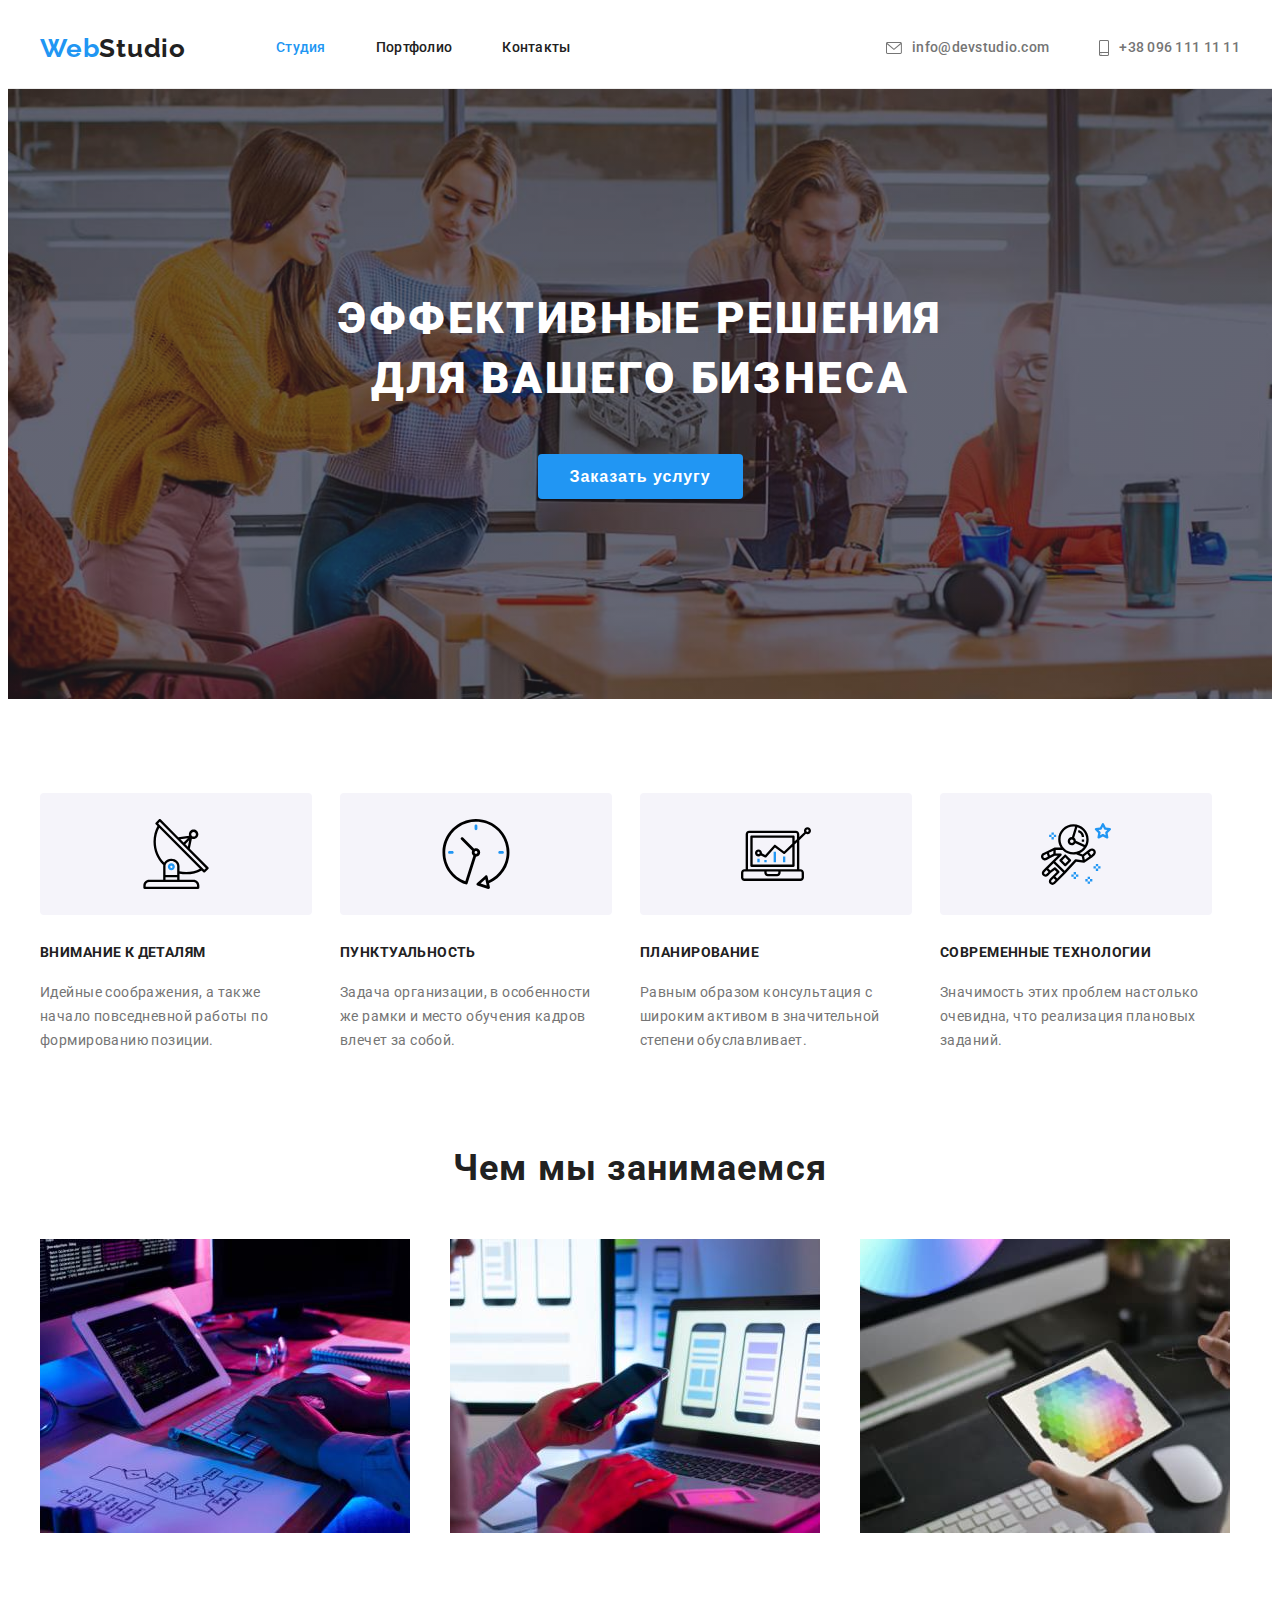
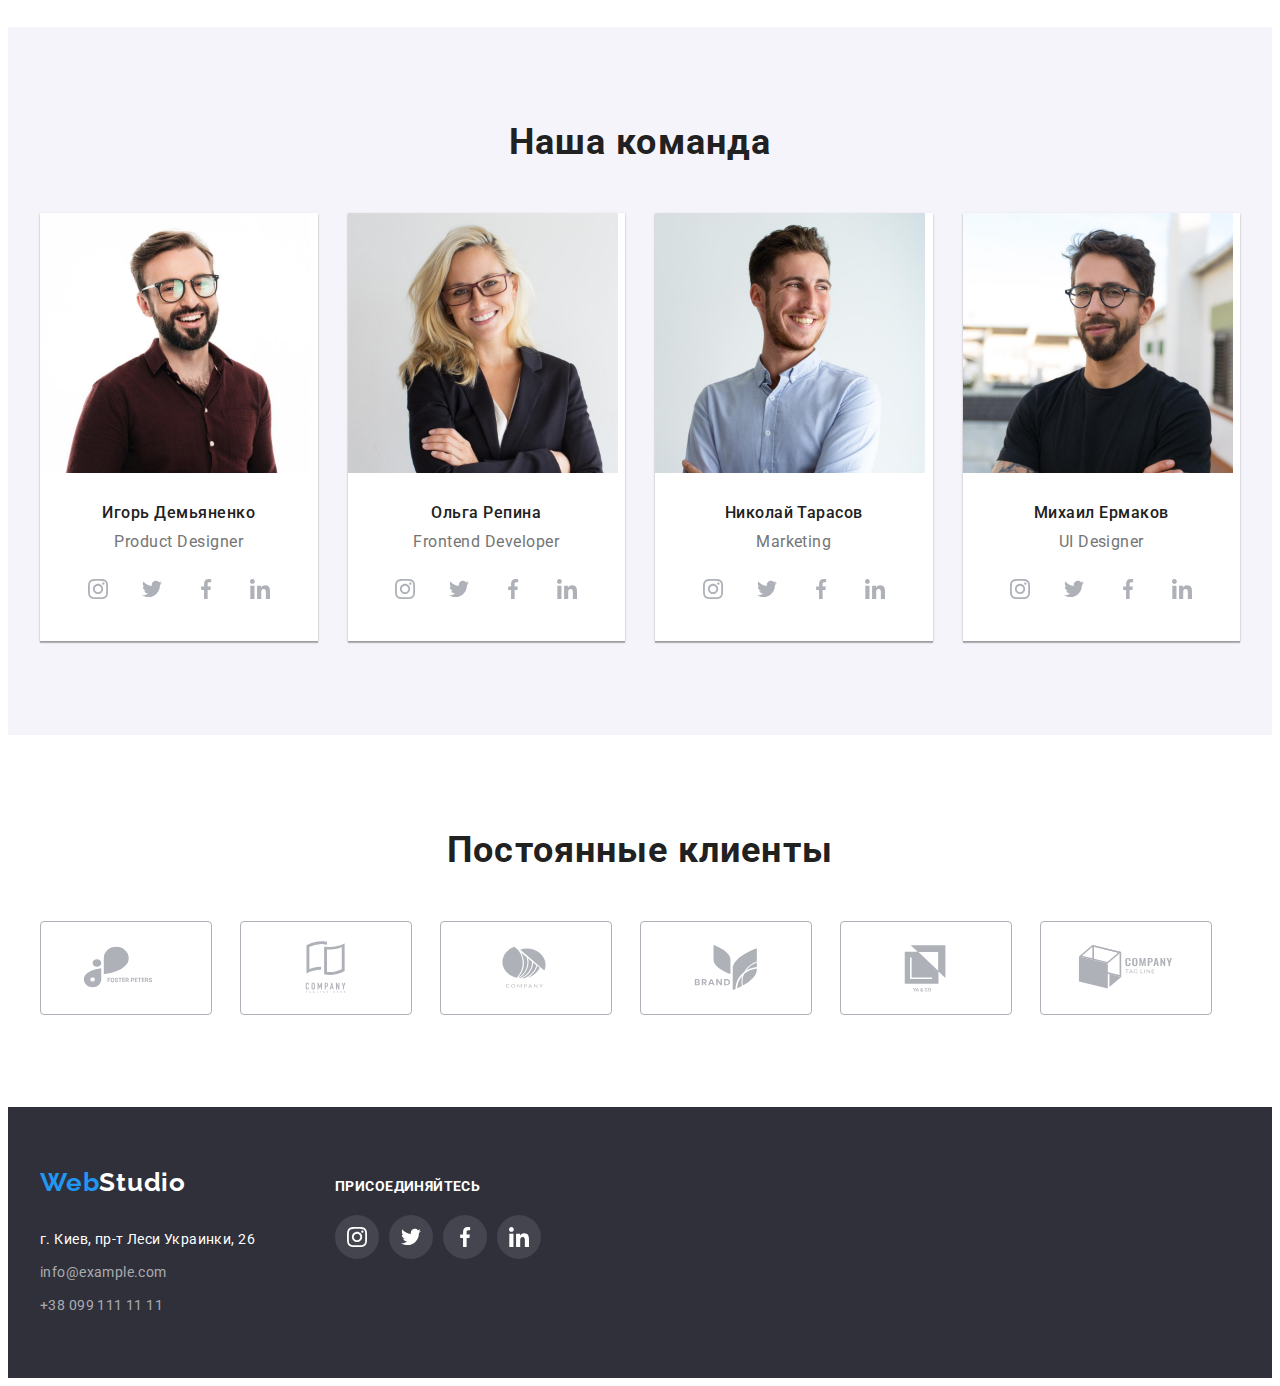
<file: index.html>
<!DOCTYPE html>
<html lang="ru">
  <head>
    <meta charset="UTF-8" />
    <meta http-equiv="X-UA-Compatible" content="IE=edge" />
    <meta name="viewport" content="width=device-width, initial-scale=1.0" />
    <title>Веб студио</title>
    <link rel="preconnect" href="https://fonts.googleapis.com" />
    <link rel="preconnect" href="https://fonts.gstatic.com" crossorigin />
    <link rel="preconnect" href="https://fonts.googleapis.com" />
    <link rel="preconnect" href="https://fonts.gstatic.com" crossorigin />
    <link
      href="https://fonts.googleapis.com/css2?family=Raleway:wght@700&family=Roboto:wght@400;500;700;900&display=swap"
      rel="stylesheet"
    />
    <link
      rel="stylesheet"
      href="https://cdnjs.cloudflare.com/ajax/libs/modern-normalize/1.1.0/modern-normalize.min.css"
      integrity="sha512-wpPYUAdjBVSE4KJnH1VR1HeZfpl1ub8YT/NKx4PuQ5NmX2tKuGu6U/JRp5y+Y8XG2tV+wKQpNHVUX03MfMFn9Q=="
      crossorigin="anonymous"
      referrerpolicy="no-referrer"
    />
    <link rel="stylesheet" href="./css/styles.css" />
  </head>
  <body>
    <!-- header -->
    <header class="header">
      <div class="container header-container">
        <nav class="header-nav">
          <a class="logo link header-logo" href="#" lang="en"
            ><span class="part-logo">Web</span>Studio</a
          >
          <ul class="list menu-list">
            <li class="menu-item">
              <a class="menu link menu-link current" href="#">Студия</a>
            </li>
            <li class="menu-item">
              <a class="menu link menu-link" href="./portfolio.html"
                >Портфолио</a
              >
            </li>
            <li class="menu-item">
              <a class="menu link menu-link" href="#">Контакты</a>
            </li>
          </ul>
        </nav>
        <ul class="contacts list">
          <li class="contacts-item">
            <a class="contacts-link link" href="mailto:info@devstudio.com">
              <svg class="contacts-icon" width="16" height="12">
              <use href="./images/icons.svg#icon-envelope"></use>
            </svg>info@devstudio.com
          </a>
          </li>
          <li class="contacts-item">
            
            <a class="contacts-link link" href="tel.:+380961111111"
              ><svg class="contacts-icon" width="10" height="16">
                <use href="./images/icons.svg#icon-smartphone"></use>
              </svg>+38 096 111 11 11
              </a>
          </li>
        </ul>
      </div>
    </header>

    <main>
      <!-- hero section -->
      <section class="hero-section">
        <div class="container hero-container">
          <h1 class="primary-title">Эффективные решения для вашего бизнеса</h1>
          <button class="btn" type="button">Заказать услугу</button>
        </div>
      </section>

      <!-- our benefits section-->

      <section class="section">
        <div class="container">
          <h2 class="benefits visually-hidden">Наши преимущества</h2>
          <ul class="benefits-list list">
            <li class="benefits-item">
               <div class="benefits-icon-settings">
              <svg width="70" height="70">
                <use href="./images/icons.svg#icon-antenna"></use>
              </svg>
            </div>
              <h3 class="benefits-title">Внимание к деталям</h3>
              <p class="benefits-text">
                Идейные соображения, а также начало повседневной работы по
                формированию позиции.
              </p>
            </li>
            <li class="benefits-item">
              <div class="benefits-icon-settings">
              <svg width="70" height="70">
                <use href="./images/icons.svg#icon-clock"></use>
              </svg>
            </div>
              <h3 class="benefits-title">Пунктуальность</h3>
              <p class="benefits-text">
                Задача организации, в особенности же рамки и место обучения
                кадров влечет за собой.
              </p>
            </li>
            <li class="benefits-item">
              <div class="benefits-icon-settings">
              <svg width="70" height="70">
                <use href="./images/icons.svg#icon-diagram"></use>
              </svg>
            </div>
              <h3 class="benefits-title">Планирование</h3>
              <p class="benefits-text">
                Равным образом консультация с широким активом в значительной
                степени обуславливает.
              </p>
            </li>
            <li class="benefits-item">
              <div class="benefits-icon-settings">
              <svg width="70" height="70">
                <use href="./images/icons.svg#icon-astronaut"></use>
              </svg>
            </div>
              <h3 class="benefits-title">Современные технологии</h3>
              <p class="benefits-text">
                Значимость этих проблем настолько очевидна, что реализация
                плановых заданий.
              </p>
            </li>
          </ul>
        </div>
      </section>

      <!-- What we do-->

      <section class="section work-section">
        <div class="container">
          <h2 class="work-title">Чем мы занимаемся</h2>
          <ul class="works-list works list">
            <li class="works-item">
              <img
                src="./images/write.jpg"
                alt="Человек пишет код"
                width="370"
                height="294"
              />
            </li>
            <li class="works-item">
              <img
                src="./images/phone.jpg"
                alt="Человек тестирует приложение"
                width="370"
                height="294"
              />
            </li>
            <li class="works-item">
              <img
                src="./images/laptop.jpg"
                alt="Человек смотрит готовый продукт"
                width="370"
                height="294"
              />
            </li>
          </ul>
        </div>
      </section>

      <!-- Our team -->

      <section class="section team-section">
        <div class="container">
          <h2 class="work-title">Наша команда</h2>
          <ul class="team-list list">
            <li class="team-item">
              <img
                src="./images/ihor.jpg"
                alt="Игорь Демьяненко"
                width="270"
                height="260"
              />
              <div class="team-item-description">
                <h3 class="team-title">Игорь Демьяненко</h3>
                <p class="team-text" lang="en">Product Designer</p>
                <ul class="team-socials list socials-list">
                  <li class="social-item">
                    <a href="" class="social-link">
                      <svg class="social-icon" width="20" height="20">
                        <use href="./images/icons.svg#icon-instagram"></use>
                      </svg>
                    </a>
                  </li>
                  <li class="social-item">
                    <a href="" class="social-link">
                      <svg class="social-icon" width="20" height="20">
                        <use href="./images/icons.svg#icon-twitter"></use>
                      </svg>
                    </a>
                  </li>
                  <li class="social-item">
                    <a href="" class="social-link">
                      <svg class="social-icon" width="20" height="20">
                        <use href="./images/icons.svg#icon-facebook"></use>
                      </svg>
                    </a>
                  </li>
                  <li class="social-item">
                    <a href="" class="social-link">
                      <svg class="social-icon" width="20" height="20">
                        <use href="./images/icons.svg#icon-linkedin"></use>
                      </svg>
                    </a>
                  </li>
                </ul>
              </div>
            </li>
            <li class="team-item">
              <img
                src="./images/olha.jpg"
                alt="Ольга Репина"
                width="270"
                height="260"
              />
              <div class="team-item-description">
                <h3 class="team-title">Ольга Репина</h3>
                <p class="team-text" lang="en">Frontend Developer</p>
                <ul class="team-socials list socials-list">
                  <li class="social-item">
                    <a href="" class="social-link">
                      <svg class="social-icon" width="20" height="20">
                        <use href="./images/icons.svg#icon-instagram"></use>
                      </svg>
                    </a>
                  </li>
                  <li class="social-item">
                    <a href="" class="social-link">
                      <svg class="social-icon" width="20" height="20">
                        <use href="./images/icons.svg#icon-twitter"></use>
                      </svg>
                    </a>
                  </li>
                  <li class="social-item">
                    <a href="" class="social-link">
                      <svg class="social-icon" width="20" height="20">
                        <use href="./images/icons.svg#icon-facebook"></use>
                      </svg>
                    </a>
                  </li>
                  <li class="social-item">
                    <a href="" class="social-link">
                      <svg class="social-icon" width="20" height="20">
                        <use href="./images/icons.svg#icon-linkedin"></use>
                      </svg>
                    </a>
                  </li>
                </ul>
              </div>
            </li>
            <li class="team-item">
              <img
                src="./images/nikolay.jpg"
                alt="Николай Тарасов"
                width="270"
                height="260"
              />
              <div class="team-item-description">
                <h3 class="team-title">Николай Тарасов</h3>
                <p class="team-text" lang="en">Marketing</p>
                <ul class="team-socials list socials-list">
                  <li class="social-item">
                    <a href="" class="social-link">
                      <svg class="social-icon" width="20" height="20">
                        <use href="./images/icons.svg#icon-instagram"></use>
                      </svg>
                    </a>
                  </li>
                  <li class="social-item">
                    <a href="" class="social-link">
                      <svg class="social-icon" width="20" height="20">
                        <use href="./images/icons.svg#icon-twitter"></use>
                      </svg>
                    </a>
                  </li>
                  <li class="social-item">
                    <a href="" class="social-link">
                      <svg class="social-icon" width="20" height="20">
                        <use href="./images/icons.svg#icon-facebook"></use>
                      </svg>
                    </a>
                  </li>
                  <li class="social-item">
                    <a href="" class="social-link">
                      <svg class="social-icon" width="20" height="20">
                        <use href="./images/icons.svg#icon-linkedin"></use>
                      </svg>
                    </a>
                  </li>
                </ul>
              </div>
            </li>
            <li class="team-item">
              <img
                src="./images/mikhail.jpg"
                alt="Михаил Ермаков"
                width="270"
                height="260"
              />
              <div class="team-item-description">
                <h3 class="team-title">Михаил Ермаков</h3>
                <p class="team-text" lang="en">UI Designer</p>
                <ul class="team-socials list socials-list">
                  <li class="social-item">
                    <a href="" class="social-link">
                      <svg class="social-icon" width="20" height="20">
                        <use href="./images/icons.svg#icon-instagram"></use>
                      </svg>
                    </a>
                  </li>
                  <li class="social-item">
                    <a href="" class="social-link">
                      <svg class="social-icon" width="20" height="20">
                        <use href="./images/icons.svg#icon-twitter"></use>
                      </svg>
                    </a>
                  </li>
                  <li class="social-item">
                    <a href="" class="social-link">
                      <svg class="social-icon" width="20" height="20">
                        <use href="./images/icons.svg#icon-facebook"></use>
                      </svg>
                    </a>
                  </li>
                  <li class="social-item">
                    <a href="" class="social-link">
                      <svg class="social-icon" width="20" height="20">
                        <use href="./images/icons.svg#icon-linkedin"></use>
                      </svg>
                    </a>
                  </li>
                </ul>
              </div>
            </li>
          </ul>
        </div>
      </section>

<!-- Clients -->

      <section class="section">
        <div class="container">
          <h2 class="work-title">Постоянные клиенты</h2>
          <ul class="clients-logo list clients-list">
            <li class="clients-item">
              <a href="" class="clients-link">
                <svg class="clients-icon" width="106" height="60">
                  <use href="./images/icons.svg#icon-logo_1"></use>
                </svg>
              </a>
            </li>
            <li class="clients-item">
              <a href="" class="clients-link">
                <svg class="clients-icon" width="106" height="60">
                  <use href="./images/icons.svg#icon-logo_2"></use>
                </svg>
              </a>
            </li>
            <li class="clients-item">
              <a href="" class="clients-link">
                <svg class="clients-icon" width="106" height="60">
                  <use href="./images/icons.svg#icon-logo_3"></use>
                </svg>
              </a>
            </li>
            <li class="clients-item">
              <a href="" class="clients-link">
                <svg class="clients-icon" width="106" height="60">
                  <use href="./images/icons.svg#icon-logo_4"></use>
                </svg>
              </a>
            </li>
            <li class="clients-item">
              <a href="" class="clients-link">
                <svg class="clients-icon" width="106" height="60">
                  <use href="./images/icons.svg#icon-logo_5"></use>
                </svg>
              </a>
            </li>
            <li class="clients-item">
              <a href="" class="clients-link">
                <svg class="clients-icon" width="106" height="60">
                  <use href="./images/icons.svg#icon-logo_6"></use>
                </svg>
              </a>
            </li>
            </ul>
        </div>
      </section>
    </main>

    <!--footer-->

    <footer class="footer">
      <div class="container footer-container">
        <div class="footer-address-container">
        <a class="logo link" href="#" lang="en"
          ><span class="footer-logo part-logo">Web</span
          ><span class="footer-logo footer-part-logo">Studio</span></a
        >
        <address class="footer-address">
          <ul class="footer-list list">
            <li class="footer-item">
              <a
                class="footer text-address link"
                href="https://goo.gl/maps/4cXXEEwMCraJ7tto8"
                target="_blank"
                rel="noopener noreferrer"
                >г. Киев, пр-т Леси Украинки, 26</a
              >
            </li>
            <li class="footer-item">
              <a
                class="footer footer-contacts link"
                href="mailto:info@devstudio.com"
                >info@example.com</a
              >
            </li>
            <li class="footer-item">
              <a class="footer footer-contacts link" href="tel.:+380961111111"
                >+38 099 111 11 11</a
              >
            </li>
            </ul>
          </address>
        </div>

        <!-- footer-socials -->

            <div class="footer-socials">
            <h3 class="footer-title">Присоединяйтесь</h3>
          <ul class="list footer-socials-list">
            <li class="social-item">
              <a href="" class="footer-social-link">
                <svg class="footer-social-icon" width="20" height="20">
                  <use href="./images/icons.svg#icon-instagram"></use>
                </svg>
              </a>
            </li>
            <li class="social-item">
              <a href="" class="footer-social-link">
                <svg class="footer-social-icon" width="20" height="20">
                  <use href="./images/icons.svg#icon-twitter"></use>
                </svg>
              </a>
            </li>
            <li class="social-item">
              <a href="" class="footer-social-link">
                <svg class="footer-social-icon" width="20" height="20">
                  <use href="./images/icons.svg#icon-facebook"></use>
                </svg>
              </a>
            </li>
            <li class="social-item">
              <a href="" class="footer-social-link">
                <svg class="footer-social-icon" width="20" height="20">
                  <use href="./images/icons.svg#icon-linkedin"></use>
                </svg>
              </a>
            </li>
          </ul>
        </div>
      </div>
    </footer>
  </body>
</html>
</file>
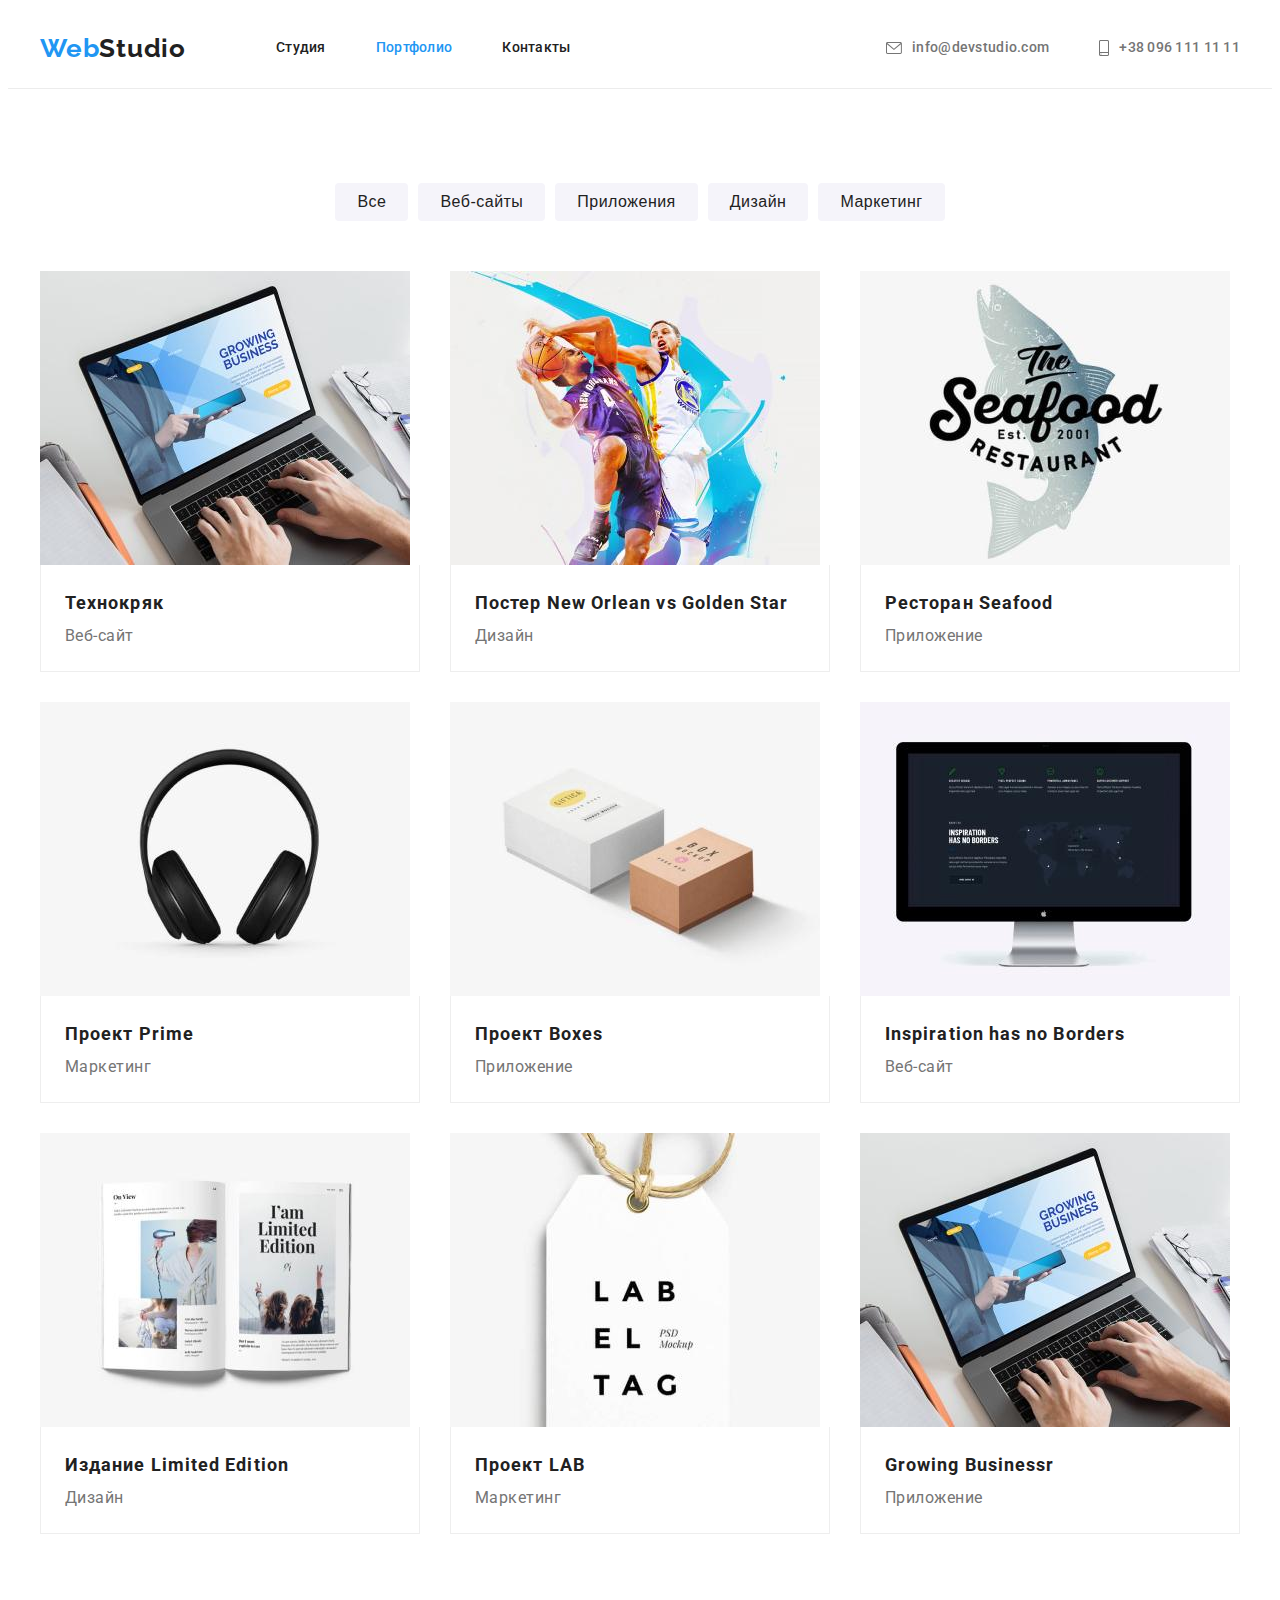
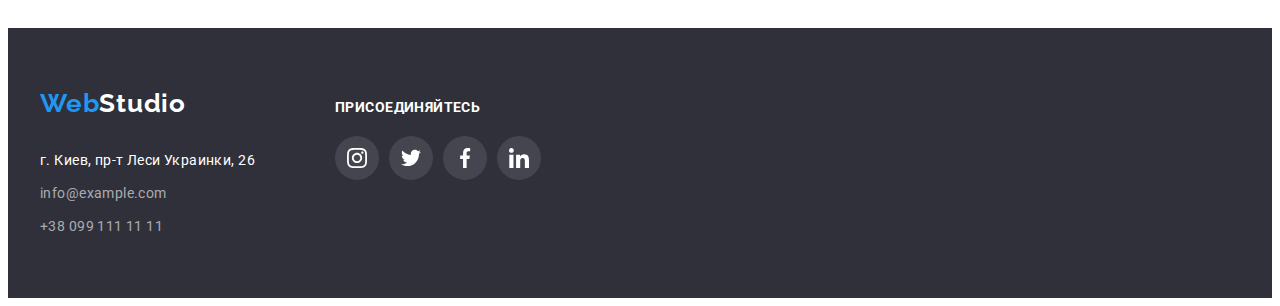
<file: portfolio.html>
<!DOCTYPE html>
<html lang="en">
  <head>
    <meta charset="UTF-8" />
    <meta http-equiv="X-UA-Compatible" content="IE=edge" />
    <meta name="viewport" content="width=device-width, initial-scale=1.0" />
    <title>Document</title>
    <link rel="preconnect" href="https://fonts.googleapis.com" />
    <link rel="preconnect" href="https://fonts.gstatic.com" crossorigin />
    <link rel="preconnect" href="https://fonts.googleapis.com" />
    <link rel="preconnect" href="https://fonts.gstatic.com" crossorigin />
    <link
      href="https://fonts.googleapis.com/css2?family=Raleway:wght@700&family=Roboto:wght@400;500;700;900&display=swap"
      rel="stylesheet"
    />
    <link
      rel="stylesheet"
      href="https://cdnjs.cloudflare.com/ajax/libs/modern-normalize/1.1.0/modern-normalize.min.css"
      integrity="sha512-wpPYUAdjBVSE4KJnH1VR1HeZfpl1ub8YT/NKx4PuQ5NmX2tKuGu6U/JRp5y+Y8XG2tV+wKQpNHVUX03MfMFn9Q=="
      crossorigin="anonymous"
      referrerpolicy="no-referrer"
    />
    <link rel="stylesheet" href="./css/styles.css" />
  </head>
  <body>
    <!-- header -->
    <header class="header">
      <div class="container header-container">
        <nav class="header-nav">
          <a class="logo link header-logo" href="#" lang="en"
            ><span class="part-logo">Web</span>Studio</a
          >
          <ul class="menu-list list">
            <li class="menu-item">
              <a class="link menu-link" href="./index.html">Студия</a>
            </li>
            <li class="menu-item">
              <a class="menu-link link current" href="#">Портфолио</a>
            </li>
            <li class="menu-item">
              <a class="menu-link link" href="#">Контакты</a>
            </li>
          </ul>
        </nav>
        <ul class="contacts list">
          <li class="contacts-item">
            <a class="contacts-link link" href="mailto:info@devstudio.com">
              <svg class="contacts-icon" width="16" height="12">
              <use href="./images/icons.svg#icon-envelope"></use>
            </svg>info@devstudio.com
          </a>
          </li>
          <li class="contacts-item">
            
            <a class="contacts-link link" href="tel.:+380961111111"
              ><svg class="contacts-icon" width="10" height="16">
                <use href="./images/icons.svg#icon-smartphone"></use>
              </svg>+38 096 111 11 11
              </a>
          </li>
        </ul>
      </div>
    </header>
    <main>
      <!-- filter -->
      <section class="section">
        <div class="container">
          <h1 class="visually-hidden">Наши проекты</h1>
          <ul class="projects list projects-list">
            <li class="projects-item">
              <button type="button" class="portfolio-btn">Все</button>
            </li>
            <li class="projects-item">
              <button type="button" class="portfolio-btn">Веб-сайты</button>
            </li>
            <li class="projects-item">
              <button type="button" class="portfolio-btn">Приложения</button>
            </li>
            <li class="projects-item">
              <button type="button" class="portfolio-btn">Дизайн</button>
            </li>
            <li class="projects-item">
              <button type="button" class="portfolio-btn">Маркетинг</button>
            </li>
          </ul>
          <!-- Examples -->

          <ul class="examples list examples-list">
            <li class="examples-item">
<a class="link examples-item-link" href="">
              <img 
                src="./images/notebook_2.jpg"
                alt="Технокряк"
                width="370"
                height="294"
              />
              <div class="examples-item-description">
                <h2 class="portfolio-title">Технокряк</h2>
                <p class="portfolio-text">Веб-сайт</p>
              </div>
            </a>
            </li>
            <li class="examples-item">
              <a class="link examples-item-link" href="">
              <img
                src="./images/players.jpg"
                alt="Постер New Orlean vs Golden Star"
                width="370"
                height="294"
              />
              <div class="examples-item-description">
                <h2 class="portfolio-title">
                  Постер New Orlean vs Golden Star
                </h2>
                <p class="portfolio-text">Дизайн</p>
              </div>
            </a>
            </li>

            <li class="examples-item">
              <a class="link examples-item-link" href="">
              <img
                src="./images/seafood.jpg"
                alt="Ресторан Seafood"
                width="370"
                height="294"
              />
              <div class="examples-item-description">
                <h2 class="portfolio-title">Ресторан Seafood</h2>
                <p class="portfolio-text">Приложение</p>
              </div>
            </a>
            </li>

            <li class="examples-item">
              <a class="link examples-item-link" href="">
              <img
                src="./images/headphones.jpg"
                alt="Проект Prime"
                width="370"
                height="294"
              />
              <div class="examples-item-description">
                <h2 class="portfolio-title">Проект Prime</h2>
                <p class="portfolio-text">Маркетинг</p>
              </div>
            </a>
            </li>

            <li class="examples-item">
              <a class="link examples-item-link" href="">
              <img
                src="./images/boxes.jpg"
                alt="Проект Boxes"
                width="370"
                height="294"
              />
              <div class="examples-item-description">
                <h2 class="portfolio-title">Проект Boxes</h2>
                <p class="portfolio-text">Приложение</p>
              </div>
            </a>
            </li>

            <li class="examples-item">
              <a class="link examples-item-link" href="">
              <img
                src="./images/monitor.jpg"
                alt="Inspiration has no Borders"
                width="370"
                height="294"
              />
              <div class="examples-item-description">
                <h2 class="portfolio-title">Inspiration has no Borders</h2>
                <p class="portfolio-text">Веб-сайт</p>
              </div>
            </a>
            </li>

            <li class="examples-item">
              <a class="link examples-item-link" href="">
              <img
                src="./images/book.jpg"
                alt="Издание Limited Edition"
                width="370"
                height="294"
              />
              <div class="examples-item-description">
                <h2 class="portfolio-title">Издание Limited Edition</h2>
                <p class="portfolio-text">Дизайн</p>
              </div>
            </a>
            </li>

            <li class="examples-item">
              <a class="link examples-item-link" href="">
              <img
                src="./images/lab.jpg"
                alt="Проект LAB"
                width="370"
                height="294"
              />
              <div class="examples-item-description">
                <h2 class="portfolio-title">Проект LAB</h2>
                <p class="portfolio-text">Маркетинг</p>
              </div>
            </a>
            </li>

            <li class="examples-item">
              <a class="link examples-item-link" href="">
              <img
                src="./images/notebook_2.jpg"
                alt="Growing Business"
                width="370"
                height="294"
              />
              <div class="examples-item-description">
                <h2 class="portfolio-title">Growing Businessr</h2>
                <p class="portfolio-text">Приложение</p>
              </div>
            </a>
            </li>
          </ul>
        </div>
      </section>
    </main>

    <!-- footer -->
    <footer class="footer">
      <div class="container footer-container">
        <div class="footer-address-container">
        <a class="logo link" href="#" lang="en"
          ><span class="footer-logo part-logo">Web</span
          ><span class="footer-logo footer-part-logo">Studio</span></a
        >
        <address class="footer-address">
          <ul class="footer-list list">
            <li class="footer-item">
              <a
                class="footer text-address link"
                href="https://goo.gl/maps/4cXXEEwMCraJ7tto8"
                target="_blank"
                rel="noopener noreferrer"
                >г. Киев, пр-т Леси Украинки, 26</a
              >
            </li>
            <li class="footer-item">
              <a
                class="footer footer-contacts link"
                href="mailto:info@devstudio.com"
                >info@example.com</a
              >
            </li>
            <li class="footer-item">
              <a class="footer footer-contacts link" href="tel.:+380961111111"
                >+38 099 111 11 11</a
              >
            </li>
          </ul>
          </address>
        </div>

        <!-- footer-socials -->

            <div class="footer-socials">
            <h3 class="footer-title">Присоединяйтесь</h3>
          <ul class="list footer-socials-list">
            <li class="social-item">
              <a href="" class="footer-social-link">
                <svg class="footer-social-icon" width="20" height="20">
                  <use href="./images/icons.svg#icon-instagram"></use>
                </svg>
              </a>
            </li>
            <li class="social-item">
              <a href="" class="footer-social-link">
                <svg class="footer-social-icon" width="20" height="20">
                  <use href="./images/icons.svg#icon-twitter"></use>
                </svg>
              </a>
            </li>
            <li class="social-item">
              <a href="" class="footer-social-link">
                <svg class="footer-social-icon" width="20" height="20">
                  <use href="./images/icons.svg#icon-facebook"></use>
                </svg>
              </a>
            </li>
            <li class="social-item">
              <a href="" class="footer-social-link">
                <svg class="footer-social-icon" width="20" height="20">
                  <use href="./images/icons.svg#icon-linkedin"></use>
                </svg>
              </a>
            </li>
          </ul>
        </div>
        </div>
    </footer>
  </body>
</html>
</file>
<file: css/styles.css>
:root {
  --header-color: #212121;
  --primary-title-color: #212121;
  --second-text-color: #757575;
  --third-text-color: #ffffff;
  --accent-color: #2196f3;
  --portfolio-btn-color: #f5f4fa;
  --address-hover-color: #188ce8;
  --item-border: #eeeeee;
}

p,
h1,
h2,
h3,
h4,
h5,
h6 {
  margin: 0;
}

ul {
  margin: 0;
  padding: 0;
}

img {
  display: block;
  max-width: 100%;
  height: auto;
}

body {
  font-family: "Roboto", sans-serif;
}

.container {
  width: 1200px;
  padding-left: 15px;
  padding-right: 15px;
  margin: 0 auto;
}

.header-container {
  display: flex;
}

.link.current {
  color: var(--accent-color);
}
.visually-hidden {
  position: absolute;
  white-space: nowrap;
  width: 1px;
  height: 1px;
  overflow: hidden;
  border: 0;
  padding: 0;
  clip: rect(0 0 0 0);
  clip-path: inset(50%);
  margin: -1px;
}
.list {
  list-style: none;
}
.link {
  text-decoration: none;
}
.header {
  border-bottom-style: solid;
  border-bottom-width: 1px;
  border-bottom-color: #ececec;
}
.header-nav {
  display: flex;
  align-items: center;
}
.part-logo {
  font-family: Raleway;
  font-weight: 700;
  font-size: 26px;
  line-height: 1.19;
  letter-spacing: 0.03em;
  color: var(--accent-color);
}
.logo {
  font-family: Raleway;
  font-weight: 700;
  font-size: 26px;
  line-height: 1.19;
  letter-spacing: 0.03em;
  color: var(--header-color);
}
.header-logo {
  margin-right: 90px;
}
.menu-item:not(:last-child) {
  margin-right: 50px;
}
.menu-list {
  display: flex;
}
.menu-link {
  display: block;
  padding-top: 32px;
  padding-bottom: 32px;
  font-weight: 500;
  font-size: 14px;
  line-height: 1.14;
  letter-spacing: 0.02em;
  color: var(--header-color);
}
.menu-link:hover,
.menu-link:focus {
  color: var(--accent-color);
}
.contacts {
  display: flex;
  margin-left: auto;
  align-items: center;
  text-decoration: none;
}
.contacts-item:not(:last-child) {
  margin-right: 50px;
}

.contacts-link {
  display: flex;
  align-items: center;
  padding-top: 32px;
  padding-bottom: 32px;
  font-weight: 500;
  font-size: 14px;
  line-height: 1.14;
  letter-spacing: 0.02em;
  color: var(--second-text-color);
}
.contacts-link:hover,
.contacts-link:focus {
  color: var(--accent-color);
}

.hero-section {
  background-color: #2f303a;
  padding-top: 200px;
  padding-bottom: 200px;
  background-image: linear-gradient(
      rgba(47, 48, 58, 0.4),
      rgba(47, 48, 58, 0.4)
    ),
    url(../images/hero.jpg);
  max-width: 1600px;
  margin-left: auto;
  margin-right: auto;
  background-repeat: no-repeat;
  background-size: cover;
  background-position: center;
}
.hero-container {
  text-align: center;
}
.primary-title {
  margin: auto;
  width: 696px;
  font-weight: 900;
  font-size: 44px;
  line-height: 1.36;
  text-align: center;
  letter-spacing: 0.06em;
  text-transform: uppercase;
  color: #ffffff;
}

.btn {
  margin-top: 45px;
  padding: 10px 32px;
  border-radius: 4px;
  border: 0px;
  font-weight: 700;
  font-size: 16px;
  line-height: 1.6;
  align-items: center;
  text-align: center;
  letter-spacing: 0.06em;
  color: var(--third-text-color);
  background-color: var(--accent-color);
  cursor: pointer;
}

.btn:hover,
.btn:focus {
  background-color: #188ce8;
}
.section {
  padding-top: 94px;
  padding-bottom: 94px;
}
.benefits-icon-settings {
  width: 270px;
  height: 120px;
  display: flex;
  align-items: center;
  justify-content: center;
  margin-bottom: 30px;
  background-color: var(--portfolio-btn-color);
  border-radius: 4px;
  border: 1px solid transparent;
}
.benefits-icon-settings:not(:last-child) {
  margin-right: 30px;
}
.benefits-icon-settings:hover,
.benefits-icon-settings:focus {
  fill: var(--accent-color);
  border-color: var(--accent-color);
}
.benefits-list {
  display: flex;
}
.benefits-item:not(:last-child) {
  margin-right: 30px;
}
.benefits-item {
  width: 270px;
}
.benefits-title {
  margin-bottom: 20px;
  font-weight: 700;
  font-size: 14px;
  line-height: 1.14;
  letter-spacing: 0.03em;
  text-transform: uppercase;
  color: var(--primary-title-color);
}
.benefits-text {
  font-size: 14px;
  line-height: 1.71;
  letter-spacing: 0.03em;
  color: var(--second-text-color);
}
.work-section {
  padding-top: 0px;
  padding-bottom: 94px;
}
.works-list {
  display: flex;
  flex-wrap: wrap;
  margin-left: -30px;
}
.works-item {
  flex-basis: calc((100% - 3 * 30px) / 3);
  margin-left: 30px;
}
.work-title {
  margin-bottom: 50px;
  font-weight: 700;
  font-size: 36px;
  line-height: 1.17;
  text-align: center;
  letter-spacing: 0.03em;
  color: var(--primary-title-color);
}
.team-section {
  background-color: var(--portfolio-btn-color);
}
.team-list {
  display: flex;
  flex-wrap: wrap;
  margin-left: -30px;
}
.team-item {
  flex-basis: calc((100% - 4 * 30px) / 4);
  margin-left: 30px;
  background-color: var(--third-text-color);
  box-shadow: 0px 2px 1px rgba(0, 0, 0, 0.2), 0px 1px 1px rgba(0, 0, 0, 0.14),
    0px 1px 3px rgba(0, 0, 0, 0.12);
}

.team-item-description {
  padding-top: 30px;
  padding-bottom: 30px;
}
.team-title {
  text-align: center;
  margin-bottom: 10px;
  font-weight: 500;
  font-size: 16px;
  line-height: 1.19;
  letter-spacing: 0.03em;
  color: var(--header-color);
}
.team-text {
  text-align: center;
  font-size: 16px;
  line-height: 1.19;
  letter-spacing: 0.03em;
  color: var(--second-text-color);
  margin-bottom: 16px;
}

.social-item {
  width: 44px;
  height: 44px;
  margin-right: 10px;
}

.social-item:last-child {
  margin-right: 0;
}
.socials-list {
  display: flex;
  justify-content: center;
}
.social-icon {
  fill: #afb1b8;
}
.social-link:hover .social-icon,
.social-link:focus .social-icon {
  fill: var(--third-text-color);
}
.social-link {
  width: 100%;
  height: 100%;
  border-radius: 50%;
  display: flex;
  align-items: center;
  justify-content: center;
}
.social-link:hover,
.social-link:focus {
  background-color: var(--accent-color);
}
.footer {
  background-color: #2f303a;
  padding-top: 60px;
  padding-bottom: 60px;
}

/* clients  */

.clients-item {
  width: 170px;
  height: 92px;
  margin-right: 30px;
}
.clients-item:last-child {
  margin-right: 0;
}
.clients-list {
  display: flex;
}
.clients-icon {
  fill: #afb1b8;
}
.clients-link:hover,
.clients-link:focus {
  border-color: var(--accent-color);
}
.clients-link:hover .clients-icon,
.clients-link:focus .clients-icon {
  fill: var(--accent-color);
}
.clients-link {
  border-radius: 4px;
  border: 1px solid #afb1b8;
  width: 100%;
  height: 100%;
  display: flex;
  align-items: center;
  justify-content: center;
}

.footer-item:not(:last-child) {
  margin-bottom: 9px;
}

.footer-logo {
  margin-right: 0px;
}
.footer-part-logo {
  font-family: Raleway;
  font-weight: 700;
  font-size: 26px;
  line-height: 1.19;
  letter-spacing: 0.03em;
  color: var(--third-text-color);
}
.footer-address {
  margin-top: 30px;
  font-style: normal;
}

.text-address {
  font-size: 14px;
  line-height: 1.71;
  letter-spacing: 0.03em;
  color: var(--third-text-color);
  padding-top: 0px;
  padding-bottom: 0px;
}
.footer-contacts {
  font-size: 14px;
  line-height: 1.71;
  letter-spacing: 0.03em;
  color: rgba(255, 255, 255, 0.6);
  padding-top: 0px;
  padding-bottom: 0px;
}

.text-address:hover,
.text-address:focus {
  color: var(--address-hover-color);
}
.footer-contacts:hover,
.footer-contacts:focus {
  color: var(--address-hover-color);
}
.footer-title {
  margin-bottom: 20px;
  font-weight: 700;
  font-size: 14px;
  line-height: 1.14;
  letter-spacing: 0.03em;
  text-transform: uppercase;
  color: var(--third-text-color);
}
.footer-container {
  align-items: baseline;
  display: flex;
}
.footer-socials {
  margin-left: 80px;
}
.footer-socials-list {
  display: flex;
  justify-content: center;
}

.footer-social-link {
  width: 100%;
  height: 100%;
  border-radius: 50%;
  display: flex;
  align-items: center;
  justify-content: center;
  background-color: rgba(255, 255, 255, 0.1);
}
.footer-social-link:hover,
.footer-social-link:focus {
  background-color: var(--accent-color);
}

.footer-social-icon {
  fill: var(--third-text-color);
}

/*portfolio*/

.projects-list {
  display: flex;
  margin-bottom: 50px;
  justify-content: center;
}

.projects-item:not(:first-child) {
  margin-left: 10px;
}

.examples-list {
  display: flex;
  flex-wrap: wrap;
  margin-bottom: -30px;
  margin-left: -30px;
}
.examples-item {
  flex-basis: calc((100% - 3 * 30px) / 3);
  margin-bottom: 30px;
  margin-left: 30px;

}
.examples-item-link {
display: block;
}

.examples-item-link:hover,
.examples-item-link:focus {
  box-shadow: 1px 4px 6px rgba(0, 0, 0, 0.16), 
  0px 4px 4px rgba(0, 0, 0, 0.06),
    0px 1px 1px rgba(0, 0, 0, 0.12);
}

.examples-item-description {
  padding: 20px 24px;
  border-bottom: 1px solid var(--item-border);
  border-right: 1px solid var(--item-border);
  border-left: 1px solid var(--item-border);
}

.portfolio-btn {
  padding: 6px 22px;
  min-height: 38px;
  min-width: fit-content;
  border-radius: 4px;
  border: 0px;
  font-weight: 500;
  font-size: 16px;
  line-height: 1.62;
  text-align: center;
  letter-spacing: 0.03em;
  color: var(--header-color);
  background-color: var(--portfolio-btn-color);
  cursor: pointer;
}
.portfolio-btn:hover,
.portfolio-btn:focus {
  color: var(--third-text-color);
  background-color: var(--accent-color);
  box-shadow: 0px 2px 2px rgba(0, 0, 0, 0.12), 0px 1px 2px rgba(0, 0, 0, 0.08),
    0px 3px 1px rgba(0, 0, 0, 0.1);
}
.portfolio-title {
  font-weight: 700;
  font-size: 18px;
  line-height: 2;
  letter-spacing: 0.06em;
  color: var(--header-color);
}
.portfolio-text {
  font-size: 16px;
  line-height: 1.87;
  letter-spacing: 0.03em;
  color: var(--second-text-color);
}

.contacts-icon {
  fill: currentColor;
  margin-right: 10px;
  justify-content: center;
}
</file>
